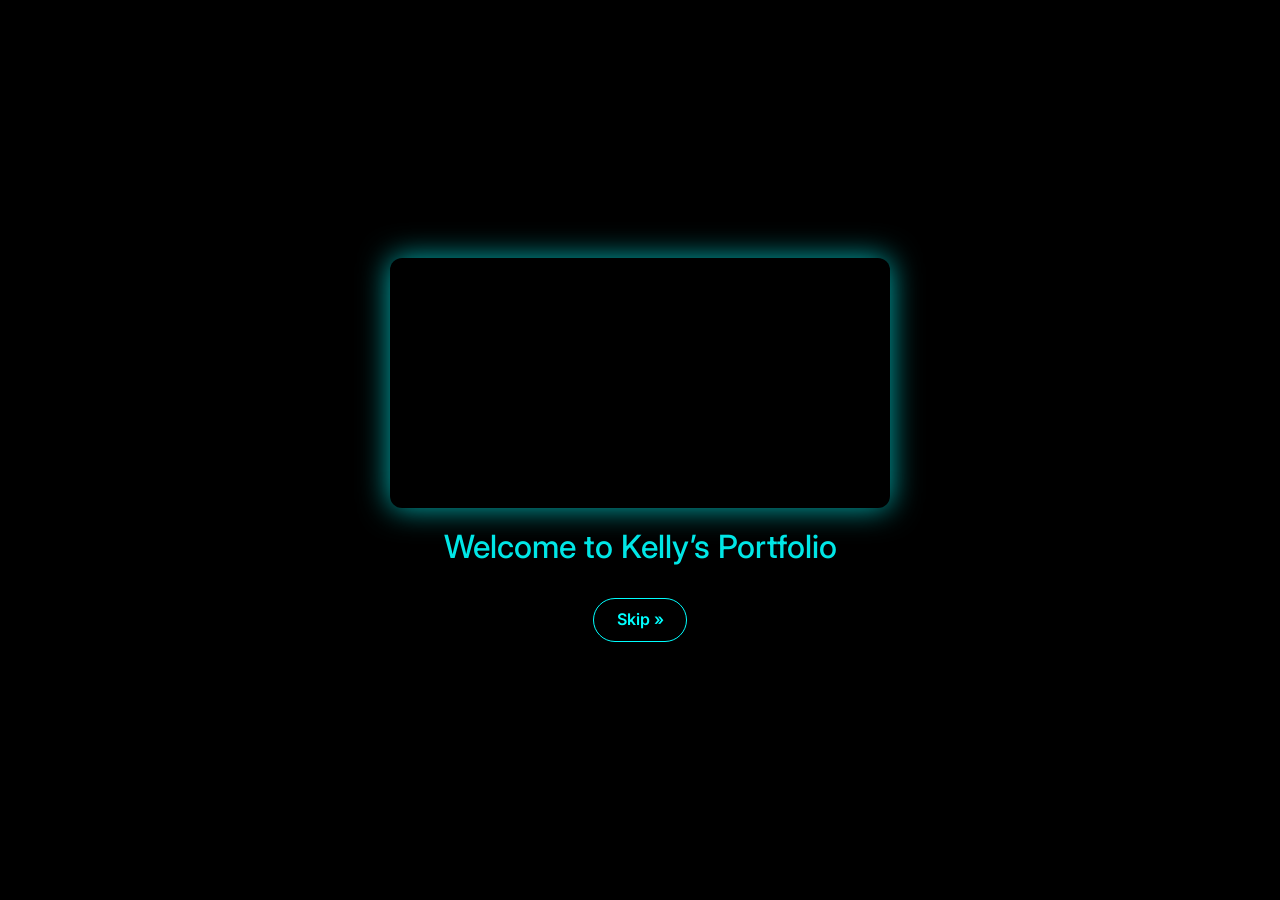
<file: index.html>
<!DOCTYPE html>
<html lang="en">

<head>
    <meta charset="UTF-8" />
    <meta name="viewport" content="width=device-width, initial-scale=1.0" />
    <title>Kevin Kelly - Portfolio Home</title>

    <!-- Bootstrap CSS -->
    <link href="https://cdn.jsdelivr.net/npm/bootstrap@5.3.3/dist/css/bootstrap.min.css" rel="stylesheet">

    <!-- Font Awesome -->
    <link rel="stylesheet" href="https://cdnjs.cloudflare.com/ajax/libs/font-awesome/6.7.2/css/all.min.css" />

    <!-- External CSS -->
    <link rel="stylesheet" href="style.css" />
    <!-- Favicon: uses the profile photo as a fallback (no .ico file in the repo) -->
    <link rel="icon" type="image/jpeg" href="images/kelly.jpg">
</head>

<body>

    <!-- Scroll Progress Bar -->
    <div id="scroll-progress"></div>

    <!-- Ambient Particles & Cursor Glow -->
    <canvas id="bg-particles" aria-hidden="true"></canvas>
    <div id="cursor-glow" aria-hidden="true"></div>

    <!-- Header -->
    <header class="header">
  <nav class="navbar navbar-expand-md navbar-dark bg-dark sticky-top">
    <div class="container-fluid">

        <div class="d-flex w-100 justify-content-between align-items-center">
            <div class="navbar-logo">WELCOME TO MY PROFILE</div>

            <button class="navbar-toggler" type="button"
                data-bs-toggle="collapse"
                data-bs-target="#navbarMenu"
                aria-controls="navbarMenu"
                aria-expanded="false"
                aria-label="Toggle navigation">
                <span class="navbar-toggler-icon"></span>
            </button>
        </div>

        <div class="collapse navbar-collapse justify-content-center" id="navbarMenu">
            <ul class="navbar-links navbar-nav mb-2 mb-md-0">
                <li class="nav-item"><a class="nav-link" href="index.html">Home</a></li>
                <li class="nav-item"><a class="nav-link" href="#about">About</a></li>
                <li class="nav-item"><a class="nav-link" href="#service">Services</a></li>
                <li class="nav-item"><a class="nav-link" href="#contact">Contact</a></li>
                <li class="nav-item"><a class="nav-link" href="#projects">Projects</a></li>
            </ul>
        </div>

    </div>
</nav>
    </header>

    <!-- Loading Screen -->
    <div id="loading-screen">
        <video class="rocket-video" autoplay muted playsinline>
            <source src="videos/rocket.mp4" type="video/mp4">
        </video>
        <h2>Welcome to Kelly’s Portfolio</h2>
        <!-- Lets impatient visitors skip the rocket intro immediately -->
        <button id="skip-loading" class="skip-btn">Skip »</button>
    </div>

    <!-- Main Content -->
    <div id="main-content">

        <!-- Profile Section -->
        <section class="profile-section">
            <div class="container">
                <div class="ring">
                    <div class="center-image">
                        <img src="./images/kelly.jpg" alt="Kevin Kelly"
                            onerror="this.onerror=null;this.src='https://placehold.co/150x150/0f172a/0ff?text=K.K';">
                    </div>
                   <!-- Icon positions are computed by JS (evenly spaced circle, radius adapts
     to the ring's current size). The title attributes give hover tooltips. -->
<div class="tech-icons-wrapper">
    <div class="tech" title="JavaScript"><i class="fa-brands fa-js"></i></div>
    <div class="tech" title="Python"><i class="fa-brands fa-python"></i></div>
    <div class="tech" title="React"><i class="fa-brands fa-react"></i></div>
    <div class="tech" title="CSS3"><i class="fa-brands fa-css3-alt"></i></div>
    <div class="tech" title="HTML5"><i class="fa-brands fa-html5"></i></div>
    <div class="tech" title="GitHub"><i class="fa-brands fa-github"></i></div>
    <div class="tech" title="CCTV & Video"><i class="fa-solid fa-video"></i></div>
    <div class="tech" title="Bootstrap"><i class="fa-brands fa-bootstrap"></i></div>
    <div class="tech" title="Coding"><i class="fa-solid fa-code"></i></div>
</div>
                </div>
            </div>
            <div class="me-profile">
<!-- Filled in by JS based on the visitor's local time (morning/afternoon/evening) -->
                <p class="greeting" id="greeting"></p>
                <h1>Kevin Kelly</h1>
                <!-- The tagline text is typed out by JS; each span holds one
                     line and each .type-cursor span is its blinking caret -->
                <h2 class="tagline"><span id="typed-1"></span><span class="type-cursor" id="caret-1"></span><br><span id="typed-2"></span><span class="type-cursor" id="caret-2"></span></h2>
                <p>Hello, I'm <strong>Kevin Kelly</strong> — a dedicated student passionate about
                    <strong>Software development</strong> and <strong>CCTV installation</strong>. This portfolio showcases my <strong>UX/UI</strong>
                    skills and creativity.</p>
            </div>
        </section>

        <!-- Hobbies Section -->
        <section class="main-content" id="about">
            <h2>My Hobbies</h2>
            <ul>
                <li>Coding and Programming</li>
                <li>Web Development</li>
                <li>Artificial Intelligence</li>
                <li>Open Source Projects</li>
                <li>Community Building</li>
                <li>Technical Writing</li>
                <li>Learning New Technologies</li>
                <li>Participating in Hackathons</li>
            </ul>
        </section>

        <!-- Services Section -->
        <section class="main-content" id="service">
            <h2>My Skills & Services</h2>
            <ul>
                <li>Web Development</li>
                <li>Open Source Contributions</li>
                <li>Technical Writing</li>
                <li>Consultation on Technology Projects</li>
                <li>Project Management</li>
                <li>Custom Software Development</li>
                <li>CCTV Installation</li>
            </ul>
        </section>

        <!-- Projects Section -->
        <section class="main-content" id="projects">
            <h2>My Projects</h2>
            <ul class="project-list">
                <li>
                    <h3>Portfolio Website</h3>
                    <a href="https://danny-portfolio-steel.vercel.app/" class="project-link" target="_blank">View Project</a>
                </li>
                <li>
                    <h3>Seatech Cable Ltd</h3>
                    <a href="https://seatech.vercel.app/index.html" class="project-link" target="_blank">View Project</a>
                </li>
                 <li>
                    <h3>Kellytech</h3>
                    <a href="https://kellytech.vercel.app/index.html" class="project-link" target="_blank">View Project</a>
                </li>
            </ul>
        </section>

        <!-- Contact Section -->
      <section class="main-content" id="contact">
    <h2>📞 Contact Me</h2>

    <ul class="contact-list">
        <li>
            <a href="https://www.facebook.com/share/14JFNyBCnfv/" target="_blank">
                <i class="fa-brands fa-facebook"></i> Facebook
            </a>
        </li>

        <li>
            <a href="https://www.instagram.com/one_like_kelly" target="_blank">
                <i class="fa-brands fa-instagram"></i> Instagram
            </a>
        </li>

        <li>
            <a href="https://wa.me/254714199985" target="_blank">
                <i class="fa-brands fa-whatsapp"></i> WhatsApp
            </a>
        </li>

        <li>
            <a href="https://github.com/kevinkelly0456" target="_blank">
                <i class="fa-brands fa-github"></i> GitHub
            </a>
        </li>

        <li>
            <a href="tel:+254714199985">
                <i class="fa-solid fa-phone"></i> Call Me
            </a>
        </li>

        <li>
            <a href="sms:+254714199985?body=Hello Kevin, I saw your portfolio.">
                <i class="fa-solid fa-message"></i> Send SMS
            </a>
        </li>

   <li>
        <a href="mailto:kevinkellyk194@gmail.com?subject=Portfolio%20Inquiry&body=Hello%20Kevin,%20I%20visited%20your%20portfolio%20and%20would%20like%20to%20connect." >
            <i class="fa-solid fa-envelope"></i> Gmail
        </a>
    </li>

    </ul>
</section>

        <!-- CV Button -->
        <section>
            <a href="cv.html" class="btn-cv" target="_blank">View My CV</a>
        </section>

</div> <!-- closes #main-content -->

<footer class="bg-dark text-light pt-5 pb-3 mt-5 border-top border-secondary">
    <div class="container text-center">

        <!-- Short Tagline -->
        <h5 class="mb-2">Kevin Kelly</h5>
        <p class="text-secondary small">
            Front-End Developer & CCTV Technician building secure and modern digital solutions.
        </p>

        <!-- Quick Links -->
        <div class="mb-3">
            <a href="#about" class="text-info text-decoration-none me-3">About</a>
            <a href="#service" class="text-info text-decoration-none me-3">Services</a>
            <a href="#projects" class="text-info text-decoration-none me-3">Projects</a>
            <a href="#contact" class="text-info text-decoration-none">Contact</a>
        </div>

        <!-- Contact Info -->
        <p class="small mb-2">
            📧 <a href="mailto:kevinkellyk194@gmail.com" class="text-info text-decoration-none">
                kevinkellyk194@gmail.com
            </a>
            &nbsp; | &nbsp;
            📞 <a href="tel:+254714199985" class="text-info text-decoration-none">
                +254 714 199 985
            </a>
        </p>

        <!-- Social Icons -->
        <div class="d-flex flex-wrap justify-content-center gap-3 mb-3">

            <a href="https://www.facebook.com/share/14JFNyBCnfv/" target="_blank" class="text-info fs-4">
                <i class="fa-brands fa-facebook"></i>
            </a>

            <a href="https://www.instagram.com/one_like_kelly" target="_blank" class="text-info fs-4">
                <i class="fa-brands fa-instagram"></i>
            </a>

            <a href="https://wa.me/254714199985" target="_blank" class="text-info fs-4">
                <i class="fa-brands fa-whatsapp"></i>
            </a>

            <a href="https://github.com/kevinkelly0456" target="_blank" class="text-info fs-4">
                <i class="fa-brands fa-github"></i>
            </a>

            <a href="https://www.linkedin.com/in/kevin-kelly-14465a2b0" target="_blank" class="text-info fs-4">
                <i class="fa-brands fa-linkedin"></i>
            </a>

        </div>

        <!-- Tech Credit -->
        <p class="small text-secondary">
            Built with HTML, CSS, Bootstrap & JavaScript
        </p>

        <!-- Copyright -->
        <p class="small text-secondary mb-0">
            &copy; <span id="year">2025</span> Kevin Kelly. All rights reserved.
        </p>

    </div>
</footer>

    <!-- Theme Switcher -->
    <div id="theme-panel" role="group" aria-label="Choose color theme">
        <button class="theme-dot active" data-theme="" style="--dot:#0ff" title="Cyan (default)" aria-label="Cyan theme"></button>
        <button class="theme-dot" data-theme="violet" style="--dot:#c084fc" title="Violet" aria-label="Violet theme"></button>
        <button class="theme-dot" data-theme="emerald" style="--dot:#4ade80" title="Emerald" aria-label="Emerald theme"></button>
        <button class="theme-dot" data-theme="sunset" style="--dot:#fbbf24" title="Sunset" aria-label="Sunset theme"></button>
        <button class="theme-dot" data-theme="rose" style="--dot:#fb7185" title="Rose" aria-label="Rose theme"></button>
    </div>

    <!-- Back To Top Button -->
    <button id="back-to-top" aria-label="Back to top" title="Back to top">
        <i class="fa-solid fa-arrow-up"></i>
    </button>

    <!-- Bootstrap JS -->
    <!-- Bootstrap JS: enables the mobile navbar collapse toggle -->
    <script src="https://cdn.jsdelivr.net/npm/bootstrap@5.3.3/dist/js/bootstrap.bundle.min.js"></script>

    <!-- Portfolio Script -->
    <script>
        document.addEventListener('DOMContentLoaded', () => {
            /* True when the visitor asked their OS to reduce animations.
               Every effect below checks this flag before it runs. */
            const reduceMotion = window.matchMedia('(prefers-reduced-motion: reduce)').matches;

            /* ---------- Footer Year ---------- */
            const yearEl = document.getElementById('year');
            if (yearEl) yearEl.textContent = new Date().getFullYear();

            /* ---------- Tech Icon Ring (responsive placement) ---------- */
            const ring = document.querySelector('.ring');
            const techIcons = document.querySelectorAll('.tech');
            /* Evenly distributes the .tech icons around the ring using
               trigonometry: angle = (index / total) × 2π, rotated -90° so
               the first icon starts at the top. Recomputed on resize (and
               via ResizeObserver) so the radius always matches the ring's
               current size — no fixed pixel values. */
            const placeIcons = () => {
                if (!ring || !techIcons.length) return;
                const iconSize = techIcons[0].offsetWidth || 55;
                const radius = ring.offsetWidth / 2 - iconSize / 2 - 4;
                if (radius <= 0) return; // ring hidden (still loading)
                techIcons.forEach((icon, index) => {
                    const angle = (index / techIcons.length) * 2 * Math.PI - Math.PI / 2;
                    icon.style.left = `calc(50% + ${radius * Math.cos(angle)}px)`;
                    icon.style.top = `calc(50% + ${radius * Math.sin(angle)}px)`;
                });
            };
            placeIcons();
            window.addEventListener('resize', placeIcons);
            if (window.ResizeObserver && ring) new ResizeObserver(placeIcons).observe(ring);

            /* ---------- Loading Screen ---------- */
            const loading = document.getElementById('loading-screen');
            const main = document.getElementById('main-content');
            const skipBtn = document.getElementById('skip-loading');
            let dismissed = false;
            document.body.style.overflow = 'hidden'; // no scrolling behind the loader

            /* Fades the loader out, reveals #main-content (it starts as
               display:none in CSS), re-measures the ring, then removes
               the loader element from the DOM entirely. */
            const hideLoader = () => {
                if (dismissed) return;
                dismissed = true;
                document.body.style.overflow = '';
                loading.style.opacity = 0;
                main.style.display = 'block';
                requestAnimationFrame(() => main.classList.add('visible'));
                setTimeout(() => loading.remove(), 800);
                placeIcons(); // ring is measurable now that content is visible
            };

            if (skipBtn) skipBtn.addEventListener('click', hideLoader);
            window.addEventListener('load', () => setTimeout(hideLoader, 2200));

            /* ---------- Typing Effect ---------- */
            /* Types "text" into the element #id one character at a time
               (70ms per character), then calls the done() callback so the
               next line can start. */
            const typeLine = (id, text, done) => {
                const el = document.getElementById(id);
                if (!el) { if (done) done(); return; }
                let i = 0;
                const tick = () => {
                    el.textContent = text.slice(0, ++i);
                    if (i < text.length) setTimeout(tick, 70);
                    else if (done) done();
                };
                tick();
            };

            const startTyping = () => {
                const c1 = document.getElementById('caret-1');
                const c2 = document.getElementById('caret-2');
                if (reduceMotion) {
                    const t1 = document.getElementById('typed-1');
                    const t2 = document.getElementById('typed-2');
                    if (t1) t1.textContent = 'Front-End Developer &';
                    if (t2) t2.textContent = 'CCTV Technician';
                    if (c1) c1.classList.add('done');
                    if (c2) c2.classList.add('done');
                    return;
                }
                if (c1) c1.classList.add('on');
                typeLine('typed-1', 'Front-End Developer &', () => {
                    if (c1) c1.classList.add('done');
                    if (c2) c2.classList.add('on');
                    typeLine('typed-2', 'CCTV Technician', null);
                });
            };
            setTimeout(startTyping, 500);

            /* ---------- Scroll: progress bar, back-to-top, scrollspy ---------- */
            const bar = document.getElementById('scroll-progress');

            const topBtn = document.getElementById('back-to-top');
            const navLinks = Array.from(document.querySelectorAll('.navbar-nav .nav-link'));
            const sections = ['about', 'service', 'projects', 'contact']
                .map(id => document.getElementById(id))
                .filter(Boolean);

            const setActiveLink = () => {
                const pos = window.scrollY + 150;
                let currentId = '';
                sections.forEach(s => { if (s.offsetTop <= pos) currentId = s.id; });
                navLinks.forEach(link => {
                    link.classList.toggle('active', link.getAttribute('href') === `#${currentId}`);
                });
            };

            /* Runs on every scroll event (passive listener, so it never
               blocks scrolling): updates the progress bar width, shows or
               hides the back-to-top button, and refreshes the scrollspy. */
            const onScroll = () => {
                const doc = document.documentElement;
                const max = doc.scrollHeight - window.innerHeight;
                if (bar) bar.style.width = (max > 0 ? (window.scrollY / max) * 100 : 0) + '%';
                if (topBtn) topBtn.classList.toggle('show', window.scrollY > 400);
                setActiveLink();
            };

            window.addEventListener('scroll', onScroll, { passive: true });
            onScroll();

            if (topBtn) {
                topBtn.addEventListener('click', () =>
                    window.scrollTo({ top: 0, behavior: reduceMotion ? 'auto' : 'smooth' })
                );
            }

            /* ---------- Reveal On Scroll ---------- */
            /* Elements get the .reveal class (hidden state), then an
               IntersectionObserver adds .revealed the first time each one
               enters the viewport; it stops watching afterwards. */
            const revealTargets = [
                ...document.querySelectorAll('.main-content, .me-profile')
            ];
            const cvBtn = document.querySelector('.btn-cv');
            if (cvBtn && cvBtn.parentElement && !revealTargets.includes(cvBtn.parentElement)) {
                revealTargets.push(cvBtn.parentElement);
            }
            if ('IntersectionObserver' in window && !reduceMotion) {
                const io = new IntersectionObserver((entries) => {
                    entries.forEach(entry => {
                        if (entry.isIntersecting) {
                            entry.target.classList.add('revealed');
                            io.unobserve(entry.target);
                        }
                    });
                }, { threshold: 0.1 });
                revealTargets.forEach(el => { el.classList.add('reveal'); io.observe(el); });
            }

            /* ---------- Dynamic Theme Switcher ---------- */
            const particleState = {
                rgb: getComputedStyle(document.documentElement).getPropertyValue('--accent-rgb').trim()
            };
            const themeDots = document.querySelectorAll('.theme-dot');

            const applyTheme = (name, save) => {
                if (name) document.documentElement.dataset.theme = name;
                else document.documentElement.removeAttribute('data-theme');
                particleState.rgb = getComputedStyle(document.documentElement)
                    .getPropertyValue('--accent-rgb').trim();
                themeDots.forEach(d => d.classList.toggle('active', d.dataset.theme === (name || '')));
                if (save) {
                    try { localStorage.setItem('kk-theme', name || ''); } catch (err) { /* private mode */ }
                }
            };

            themeDots.forEach(dot => dot.addEventListener('click', () => applyTheme(dot.dataset.theme, true)));

            try {
                const savedTheme = localStorage.getItem('kk-theme');
                if (savedTheme) applyTheme(savedTheme, false);
            } catch (err) { /* storage unavailable */ }

            /* ---------- Time-based Greeting ---------- */
            const greetingEl = document.getElementById('greeting');
            if (greetingEl) {
                const hr = new Date().getHours();
                const greet = hr < 12 ? 'Good morning' : hr < 18 ? 'Good afternoon' : 'Good evening';
                greetingEl.textContent = greet + ' — welcome to my portfolio';
            }

            /* ---------- Ambient Particle Background ---------- */
            const canvas = document.getElementById('bg-particles');
            const glow = document.getElementById('cursor-glow');

            if (canvas && !reduceMotion) {
                const ctx = canvas.getContext('2d');
                let W = 0, H = 0, parts = [], animId = null;

                /* ~1 particle per 20,000px² of screen area, capped at 90
                   so big monitors stay smooth. */
                const initParts = () => {
                    const n = Math.min(Math.round((W * H) / 20000), 90);
                    parts = Array.from({ length: n }, () => ({
                        x: Math.random() * W,
                        y: Math.random() * H,
                        vx: (Math.random() - 0.5) * 0.3,
                        vy: (Math.random() - 0.5) * 0.3,
                        r: 0.8 + Math.random() * 1.8,
                        tw: Math.random() * Math.PI * 2
                    }));
                };

                const resize = () => {
                    W = canvas.width = window.innerWidth;
                    H = canvas.height = window.innerHeight;
                    initParts();
                };

                /* One animation frame: drift each particle, wrap it around
                   the screen edges, then redraw it with a per-particle
                   twinkle (sine-wave opacity). Color comes from the active
                   theme via particleState.rgb, so it updates on theme switch. */
                const draw = () => {
                    ctx.clearRect(0, 0, W, H);
                    ctx.fillStyle = `rgba(${particleState.rgb}, 0.9)`;
                    parts.forEach(p => {
                        p.x += p.vx;
                        p.y += p.vy;
                        p.tw += 0.02;
                        if (p.x < -10) p.x = W + 10; else if (p.x > W + 10) p.x = -10;
                        if (p.y < -10) p.y = H + 10; else if (p.y > H + 10) p.y = -10;
                        ctx.globalAlpha = 0.2 + 0.3 * (0.5 + 0.5 * Math.sin(p.tw));
                        ctx.beginPath();
                        ctx.arc(p.x, p.y, p.r, 0, Math.PI * 2);
                        ctx.fill();
                    });
                    ctx.globalAlpha = 1;
                    animId = requestAnimationFrame(draw);
                };

                resize();
                window.addEventListener('resize', resize);
                draw();

                /* Pause when tab is hidden (saves battery/CPU) */
                document.addEventListener('visibilitychange', () => {
                    if (document.hidden) {
                        cancelAnimationFrame(animId);
                        animId = null;
                    } else if (!animId) {
                        draw();
                    }
                });
            }

            /* ---------- Cursor Glow ---------- */
            if (glow && window.matchMedia('(pointer: fine)').matches && !reduceMotion) {
                window.addEventListener('mousemove', (e) => {
                    glow.style.opacity = 1;
                    glow.style.transform = `translate(${e.clientX}px, ${e.clientY}px) translate(-50%, -50%)`;
                }, { passive: true });
            }

            /* ---------- Click Ripple ---------- */
            if (!reduceMotion) {
                document.addEventListener('pointerdown', (e) => {
                    const r = document.createElement('span');
                    r.className = 'click-ripple';
                    r.style.left = e.clientX + 'px';
                    r.style.top = e.clientY + 'px';
                    document.body.appendChild(r);
                    setTimeout(() => r.remove(), 600);
                });
            }

            /* ---------- 3D Card Tilt ---------- */
            if (window.matchMedia('(pointer: fine)').matches && !reduceMotion) {
                document.querySelectorAll('.main-content ul li').forEach(card => {
                    card.addEventListener('mousemove', (e) => {
                        const b = card.getBoundingClientRect();
                        const rx = ((e.clientY - b.top) / b.height - 0.5) * -8;
                        const ry = ((e.clientX - b.left) / b.width - 0.5) * 8;
                        card.style.transform =
                            `perspective(700px) rotateX(${rx.toFixed(2)}deg) rotateY(${ry.toFixed(2)}deg) translateY(-6px)`;
                    });
                    card.addEventListener('mouseleave', () => { card.style.transform = ''; });
                });
            }
        });
    </script>

</body>
</html>
</file>
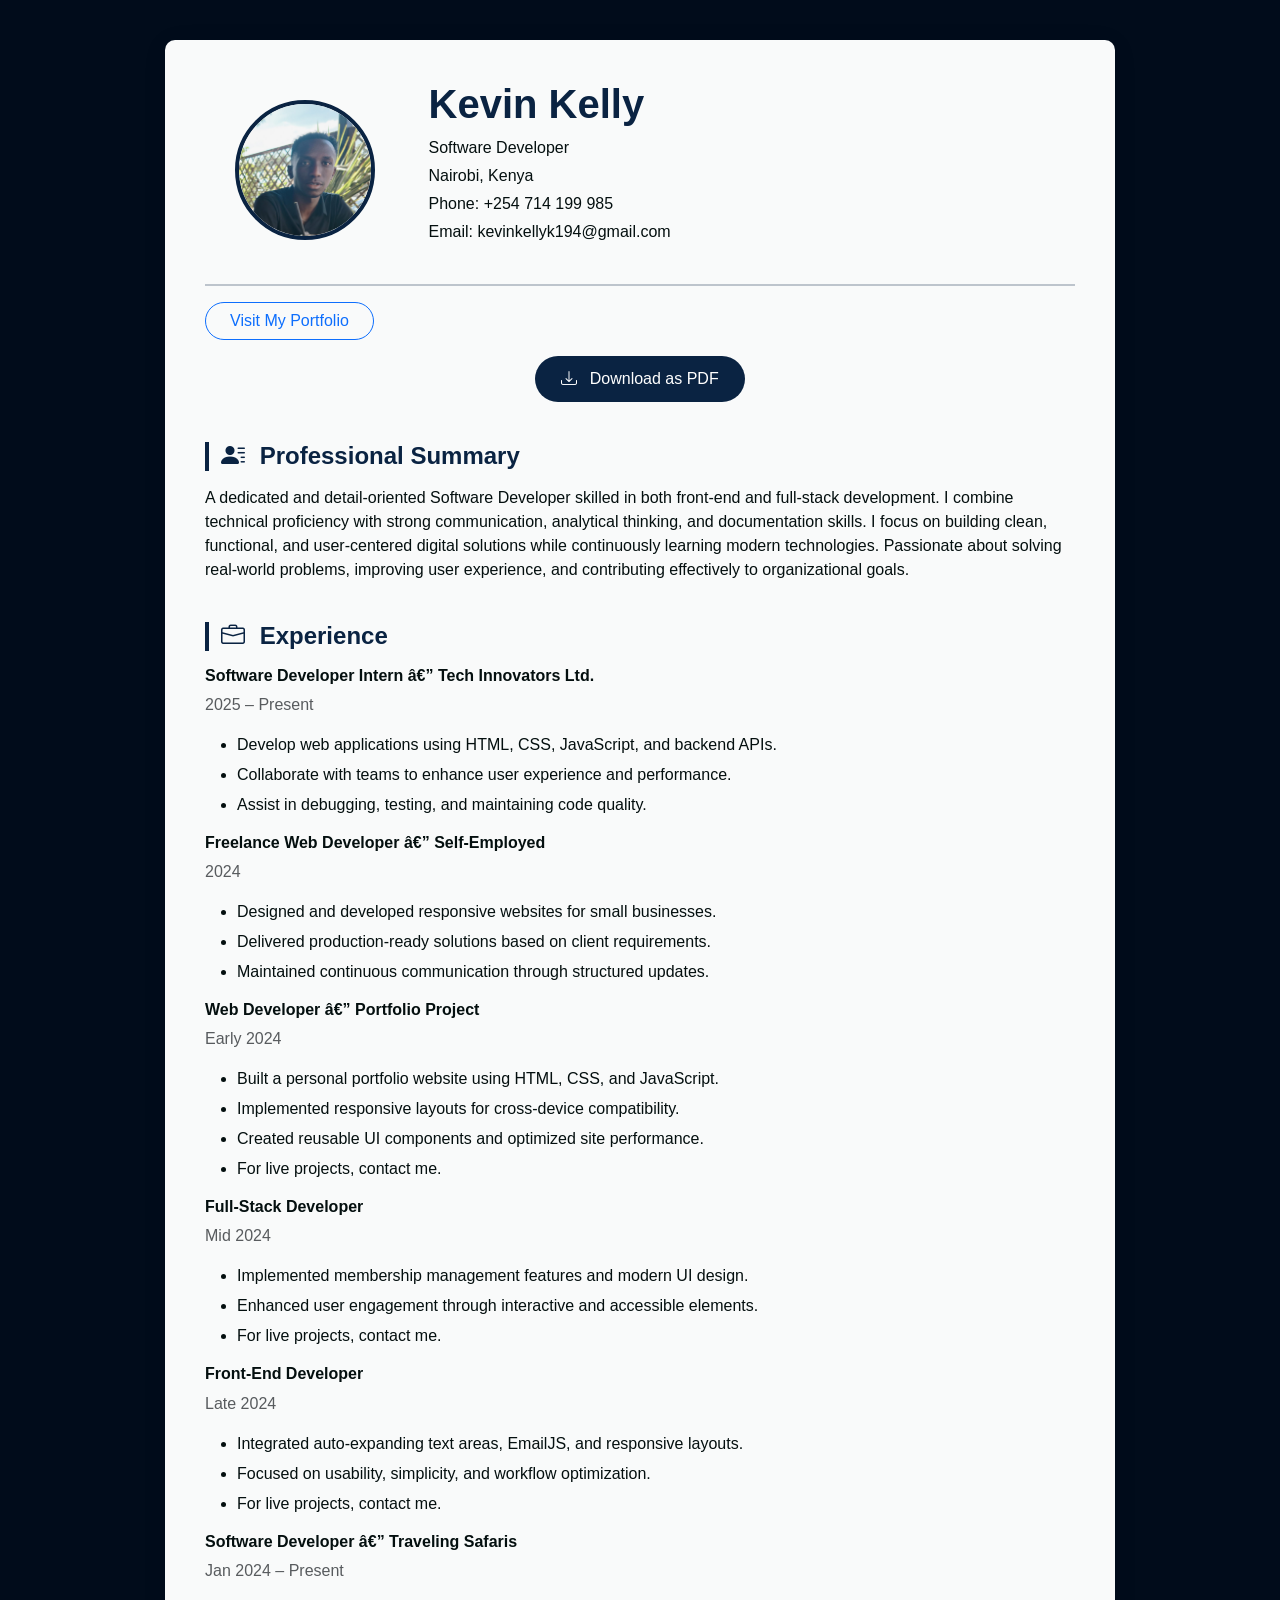
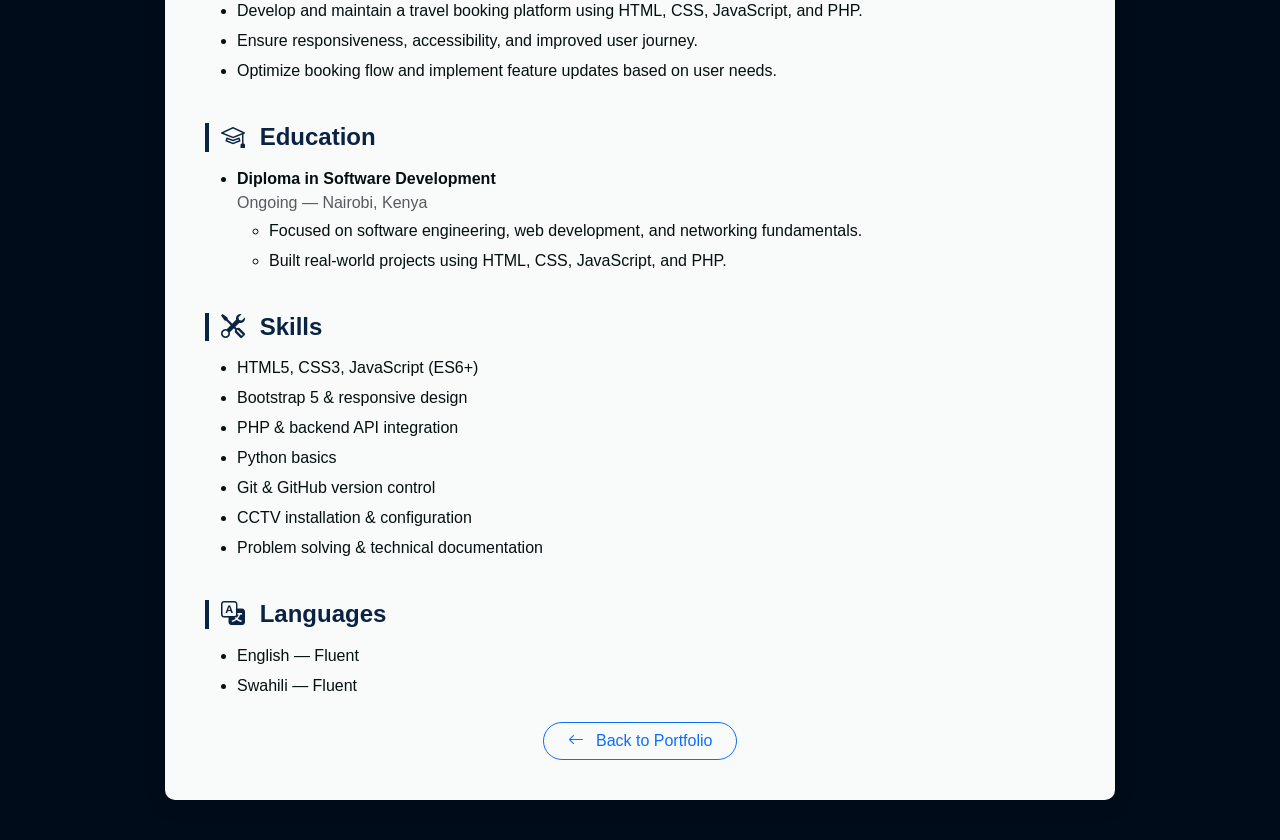
<file: cv.html>
﻿<!DOCTYPE html>
<html lang="en">
  <head>
    <meta charset="UTF-8" />
    <meta name="viewport" content="width=device-width, initial-scale=1" />
    <title>Kevin Kelly - Resume</title>

    <!-- Bootstrap -->
    <link
      href="https://cdn.jsdelivr.net/npm/bootstrap@5.3.0/dist/css/bootstrap.min.css"
      rel="stylesheet"
    />

    <!-- Bootstrap Icons -->
    <link
      rel="stylesheet"
      href="https://cdn.jsdelivr.net/npm/bootstrap-icons@1.11.1/font/bootstrap-icons.css"
    />

<!-- Inline styles: resume layout + print rules (used by the "Download as PDF" button) -->
    <style>
      body {
        background: #010c1b;
        font-family: "Inter", Arial, sans-serif;
        color: rgb(4, 15, 15);
      }

      .resume-container {
        max-width: 950px;
        margin: 40px auto;
        background: #f9fafa;
        padding: 40px;
        box-shadow: 0px 4px 25px rgba(0, 0, 0, 0.08);
        border-radius: 10px;
      }

      h1,
      h2,
      h3,
      h4 {
        color: #0a2342;
        font-weight: 700;
      }

      .section-title {
        border-left: 4px solid #0a2342;
        padding-left: 12px;
        margin-top: 40px;
        margin-bottom: 15px;
      }

      .download-btn {
        background: #0a2342;
        color: #fff;
        border-radius: 30px;
        padding: 10px 25px;
      }

      .profile-img {
        width: 140px;
        height: 140px;
        object-fit: cover;
        border-radius: 50%;
        border: 4px solid #0a2342;
      }

      ul li {
        margin-bottom: 6px;
      }

      @media print {
        .no-print {
          display: none !important;
        }
        body {
          background: #ffffff;
        }
      }
    </style>
  </head>

  <body>
    <div class="resume-container">
      <!-- Header -->
      <div class="row align-items-center mb-4">
        <div class="col-md-3 text-center">
          <img src="images/kelly.jpg" alt="Kevin Kelly" class="profile-img" />
        </div>
        <div class="col-md-9 text-center text-md-start">
          <h1 class="fw-bold">Kevin Kelly</h1>
          <p class="mb-1">Software Developer</p>
          <p class="mb-1">Nairobi, Kenya</p>
          <!-- Contact details kept as plain text so they print correctly -->
          <p class="mb-1">Phone: +254 714 199 985</p>
          <p>Email: kevinkellyk194@gmail.com</p>
        </div>
      </div>

      <hr style="border-top: 2px solid #0a2342" />

      <!-- Portfolio -->
      <!-- Relative link: works locally AND on any deployed host/domain -->
 <p>
  <a
    href="index.html"
    target="_blank"
    class="btn btn-outline-primary rounded-pill px-4 glow-btn"
  >
    Visit My Portfolio
  </a>
</p> 


      <!-- Download -->
      <!-- window.print() opens the print dialog → "Save as PDF";
           the .no-print class hides this row on the printed page -->
      <div class="text-center no-print mb-4">
        <button class="btn download-btn" onclick="window.print()">
          <i class="bi bi-download me-2"></i> Download as PDF
        </button>
      </div>

      <!-- Professional Summary -->
      <h4 class="section-title">
        <i class="bi bi-person-lines-fill me-2"></i> Professional Summary
      </h4>
      <p>
        A dedicated and detail-oriented Software Developer skilled in both
        front-end and full-stack development. I combine technical proficiency
        with strong communication, analytical thinking, and documentation skills.
        I focus on building clean, functional, and user-centered digital
        solutions while continuously learning modern technologies. Passionate
        about solving real-world problems, improving user experience, and
        contributing effectively to organizational goals.
      </p>

      <!-- Experience -->
      <!-- Work history — newest role first -->
      <h4 class="section-title">
        <i class="bi bi-briefcase me-2"></i> Experience
      </h4>

      <div class="mb-3">
        <h6 class="fw-bold">Software Developer Intern â€” Tech Innovators Ltd.</h6>
        <p class="text-muted">2025 – Present</p>
        <ul>
          <li>Develop web applications using HTML, CSS, JavaScript, and backend APIs.</li>
          <li>Collaborate with teams to enhance user experience and performance.</li>
          <li>Assist in debugging, testing, and maintaining code quality.</li>
        </ul>
      </div>

      <div class="mb-3">
        <h6 class="fw-bold">Freelance Web Developer â€” Self-Employed</h6>
        <p class="text-muted">2024</p>
        <ul>
          <li>Designed and developed responsive websites for small businesses.</li>
          <li>Delivered production-ready solutions based on client requirements.</li>
          <li>Maintained continuous communication through structured updates.</li>
        </ul>
      </div>

      <div class="mb-3">
        <h6 class="fw-bold">Web Developer â€” Portfolio Project</h6>
        <p class="text-muted">Early 2024</p>
        <ul>
          <li>Built a personal portfolio website using HTML, CSS, and JavaScript.</li>
          <li>Implemented responsive layouts for cross-device compatibility.</li>
          <li>Created reusable UI components and optimized site performance.</li>
          <li>For live projects, contact me.</li>
        </ul>
      </div>

      <div class="mb-3">
        <h6 class="fw-bold">Full-Stack Developer</h6>
        <p class="text-muted">Mid 2024</p>
        <ul>
          <li>Implemented membership management features and modern UI design.</li>
          <li>Enhanced user engagement through interactive and accessible elements.</li>
          <li>For live projects, contact me.</li>
        </ul>
      </div>

      <div class="mb-3">
        <h6 class="fw-bold">Front-End Developer</h6>
        <p class="text-muted">Late 2024</p>
        <ul>
          <li>Integrated auto-expanding text areas, EmailJS, and responsive layouts.</li>
          <li>Focused on usability, simplicity, and workflow optimization.</li>
          <li>For live projects, contact me.</li>
        </ul>
      </div>

      <div class="mb-3">
        <h6 class="fw-bold">Software Developer â€” Traveling Safaris</h6>
        <p class="text-muted">Jan 2024 – Present</p>
        <ul>
          <li>Develop and maintain a travel booking platform using HTML, CSS, JavaScript, and PHP.</li>
          <li>Ensure responsiveness, accessibility, and improved user journey.</li>
          <li>Optimize booking flow and implement feature updates based on user needs.</li>
        </ul>
      </div>

      <!-- Education -->
      <h4 class="section-title">
        <i class="bi bi-mortarboard me-2"></i> Education
      </h4>
      <ul>
        <li>
          <strong>Diploma in Software Development</strong>
          <p class="text-muted mb-1">Ongoing &mdash; Nairobi, Kenya</p>
          <ul>
            <li>Focused on software engineering, web development, and networking fundamentals.</li>
            <li>Built real-world projects using HTML, CSS, JavaScript, and PHP.</li>
          </ul>
        </li>
      </ul>

      <!-- Skills -->
      <h4 class="section-title">
        <i class="bi bi-tools me-2"></i> Skills
      </h4>
      <ul>
        <li>HTML5, CSS3, JavaScript (ES6+)</li>
        <li>Bootstrap 5 &amp; responsive design</li>
        <li>PHP &amp; backend API integration</li>
        <li>Python basics</li>
        <li>Git &amp; GitHub version control</li>
        <li>CCTV installation &amp; configuration</li>
        <li>Problem solving &amp; technical documentation</li>
      </ul>

      <!-- Languages -->
      <h4 class="section-title">
        <i class="bi bi-translate me-2"></i> Languages
      </h4>
      <ul>
        <li>English &mdash; Fluent</li>
        <li>Swahili &mdash; Fluent</li>
      </ul>

      <!-- Back to Portfolio -->
      <div class="text-center no-print mt-4">
        <a href="index.html" class="btn btn-outline-primary rounded-pill px-4">
          <i class="bi bi-arrow-left me-2"></i> Back to Portfolio
        </a>
      </div>
    </div>

    <!-- Bootstrap JS -->
    <script src="https://cdn.jsdelivr.net/npm/bootstrap@5.3.0/dist/js/bootstrap.bundle.min.js"></script>
  </body>
</html>
</file>
<file: style.css>
@import url('https://fonts.googleapis.com/css2?family=Inter:wght@300;400;600;700&display=swap');

/* ================= DYNAMIC THEME VARIABLES ================= */

:root {
    --accent: #0ff;              /* cyan (default theme) */
    --accent-bright: #00e6e6;
    --accent-soft: #a0f0ff;
    --accent-rgb: 0, 255, 255;
    /* HOW THEMING WORKS:
       Every accent color in this file references the 4 variables above,
       so changing them here re-colors the entire site. Each [data-theme]
       block below simply overrides these variables; the JS theme switcher
       sets data-theme on <html> and remembers the choice in localStorage. */
}

/* Violet — purple neon accents */
[data-theme="violet"] {
    --accent: #c084fc;
    --accent-bright: #a855f7;
    --accent-soft: #e9d5ff;
    --accent-rgb: 192, 132, 252;
}

/* Emerald — green neon accents */
[data-theme="emerald"] {
    --accent: #4ade80;
    --accent-bright: #22c55e;
    --accent-soft: #bbf7d0;
    --accent-rgb: 74, 222, 128;
}

/* Sunset — warm amber accents */
[data-theme="sunset"] {
    --accent: #fbbf24;
    --accent-bright: #f59e0b;
    --accent-soft: #fde68a;
    --accent-rgb: 251, 191, 36;
}

/* Rose — pink/red neon accents */
[data-theme="rose"] {
    --accent: #fb7185;
    --accent-bright: #f43f5e;
    --accent-soft: #fecdd3;
    --accent-rgb: 251, 113, 133;
}

html {
    scroll-behavior: smooth;
    scroll-padding-top: 80px;
}

* {
    margin: 0;
    padding: 0;
    box-sizing: border-box;
}

/* ================= SCROLL PROGRESS BAR ================= */

#scroll-progress {
    position: fixed;
    top: 0;
    left: 0;
    height: 3px;
    width: 0%;
    background: linear-gradient(90deg, var(--accent), var(--accent-bright));
    box-shadow: 0 0 10px var(--accent);
    z-index: 10001;
}

/* Dark navy → black "space" background, base typography and page layout */
body {
    background: radial-gradient(circle, #0f172a, #000);
    color: #ecf0f1;
    font-family: 'Inter', sans-serif;
    line-height: 1.6;
    min-height: 100vh;
    display: flex;
    flex-direction: column;
    overflow-x: hidden;
}

/* ================= NAVBAR ================= */

/* Big neon brand text on the left side of the navbar */
.navbar-logo {
    font-size: 1.8rem;
    font-weight: 700;
    color: var(--accent);
}

/* Mobile collapse fix */
@media (max-width: 767px) {
    .navbar-collapse {
        background-color: #212529;
        padding: 1rem;
        text-align: center;
    }
}

.navbar-nav .nav-link {
    position: relative;
    transition: color 0.3s ease;
}

.navbar-nav .nav-link:hover,
.navbar-nav .nav-link.active {
    color: var(--accent) !important;
    text-shadow: 0 0 8px rgba(var(--accent-rgb), 0.7);
}

/* ================= PROFILE SECTION ================= */

/* Hero area: the orbit ring + bio card, stacked and centered as a column */
.profile-section {
    padding: 3rem 1rem;
    display: flex;
    flex-direction: column;
    align-items: center;
    gap: 3rem;
}

/* Ring */
/* Orbiting ring — the whole element slowly rotates (see @keyframes
   rotateRing). The tech icons inside counter-rotate so they stay upright. */
.ring {
    position: relative;
    width: 280px;
    height: 280px;
    border-radius: 50%;
    border: 5px solid var(--accent);
    display: flex;
    justify-content: center;
    align-items: center;
    box-shadow: 0 0 30px rgba(var(--accent-rgb), 0.6);
    animation: rotateRing 60s linear infinite;
}

/* Center Image */
/* Circular profile photo at the center of the ring; the pulseGlow
   animation (bottom of file) makes its neon ring breathe in and out. */
.center-image {
    width: 150px;
    height: 150px;
    border-radius: 50%;
    overflow: hidden;
    border: 3px solid var(--accent);
    box-shadow: 0 0 20px rgba(var(--accent-rgb), 0.6);
    z-index: 2;
}

.center-image img {
    width: 100%;
    height: 100%;
    object-fit: cover;
}

/* Tech Icons Around Ring */
.tech-icons-wrapper {
    position: absolute;
    width: 100%;
    height: 100%;
    top: 0;
    left: 0;
}

/* NOTE: icon positions are set by JavaScript (responsive, supports any number
   of icons). Icons counter-rotate so they stay upright while the ring spins. */
.tech {
    position: absolute;
    width: 55px;
    height: 55px;
    background: #0d1b2a;
    border: 2px solid var(--accent);
    border-radius: 50%;
    color: var(--accent);
    display: flex;
    justify-content: center;
    align-items: center;
    box-shadow: 0 0 15px rgba(var(--accent-rgb), 0.4);
    font-size: 1.1rem;
    cursor: pointer;
    animation: counterRotate 60s linear infinite;
}

.tech i {
    transition: transform 0.3s ease;
}

.tech:hover {
    box-shadow: 0 0 25px var(--accent);
}

.tech:hover i {
    transform: scale(1.35);
}

@keyframes counterRotate {
    from { transform: translate(-50%, -50%) rotate(0deg); }
    to   { transform: translate(-50%, -50%) rotate(-360deg); }
}

/* ================= CONTENT SECTIONS ================= */

/* Gives the About / Services / Projects / Contact sections a centered,
   readable width on large screens (full width on mobile). */
.main-content {
    max-width: 900px;
    margin: 0 auto;
    padding: 2.5rem 1.5rem;
    width: 100%;
}

/* ================= CONTENT SECTIONS ================= */

/* ================= MAIN CONTENT (HOBBIES STYLE) ================= */

/* Neon uppercase section titles */
.main-content h2 {
    font-size: 2rem;
    font-weight: 700;
    margin-bottom: 2rem;
    text-transform: uppercase;
    letter-spacing: 2px;
    color: var(--accent);
}

.main-content ul {
    display: grid;
    grid-template-columns: repeat(auto-fit, minmax(220px, 1fr));
    gap: 1.2rem;
    padding: 0;
    list-style: none;
}

.main-content ul li {
    background: linear-gradient(145deg, #111827, #1f2937);
    padding: 1.2rem;
    border-radius: 12px;
    border: 1px solid rgba(var(--accent-rgb), 0.2);
    font-weight: 500;
    transition: all 0.3s ease;
    position: relative;
}

.main-content ul li:hover {
    transform: translateY(-6px);
    border-color: var(--accent);
    box-shadow: 0 0 20px rgba(var(--accent-rgb), 0.4);
}

/* ================= LOADING SCREEN ================= */

/* Covers the whole viewport while the rocket video plays.
   JS fades it out (opacity) and then removes it from the DOM. */
#loading-screen {
    position: fixed;
    inset: 0;
    background: black;
    display: flex;
    flex-direction: column;
    justify-content: center;
    align-items: center;
    color: var(--accent-bright);
    z-index: 9999;
    transition: opacity 0.8s ease;
}

.rocket-video {
    width: 500px;
    max-width: 90%;
    border-radius: 12px;
    box-shadow: 0 0 30px rgba(var(--accent-rgb), 0.7);
    margin-bottom: 20px;
}

/* ================= FOOTER ================= */

/* Footer links/icons gently zoom in on hover */
footer a {
    transition: 0.3s ease;
}

footer a:hover {
    transform: scale(1.2);
}

/* ================= ANIMATION ================= */

/* 60s continuous rotation driving the orbit effect */
@keyframes rotateRing {
    from { transform: rotate(0deg); }
    to { transform: rotate(360deg); }
}

/* ================= RESPONSIVE ================= */

@media (max-width: 768px) {
    .ring {
        width: 220px;
        height: 220px;
    }

    .center-image {
        width: 120px;
        height: 120px;
    }

    .tech {
        width: 40px;
        height: 40px;
        font-size: 0.9rem;
    }
}



/* ================= ME PROFILE ================= */
.me-profile {
    text-align: center;
    padding: 3rem 1rem;
    background: linear-gradient(to right, #0d1b2a, #1f2937); /* dark gradient */
    color: #f0f9ff; /* light text */
    border-radius: 12px;
    margin: 2rem auto;
    max-width: 800px;
    box-shadow: 0 8px 20px rgba(0, 0, 0, 0.4);
}

.me-profile h1 {
    font-size: 3rem;
    font-weight: 800;
    margin-bottom: 0.5rem;
    color: var(--accent-bright); /* neon cyan accent */
    text-shadow: 0 0 5px var(--accent), 0 0 5px var(--accent);
}

.me-profile .tagline {
    font-size: 1.5rem;
    font-weight: 500;
    margin-bottom: 1.5rem;
    color: var(--accent-soft);
    line-height: 1.3;
}

.me-profile p {
    font-size: 1.1rem;
    color: #e0f7ff;
    max-width: 700px;
    margin: 0 auto;
    line-height: 1.6;
}

.me-profile strong {
    color: var(--accent-bright); /* emphasize skills */
    font-weight: 600;
}














/* ================= PROJECT LINKS GLOW ================= */
/* Neon glowing "View Project" buttons under each project card */
.project-link {
    display: inline-block;
    padding: 0.7rem 1.4rem;
    background: var(--accent); /* neon cyan base */
    color: #0d1b2a; /* dark text */
    font-weight: 600;
    border-radius: 8px;
    box-shadow: 0 0 10px var(--accent), 0 0 6px var(--accent);
    text-decoration: none;
    transition: all 0.3s ease-in-out;
    animation: neonPulse 2s infinite alternate;
}

.project-link:hover {
    background: var(--accent-bright); /* brighter neon on hover */
    transform: translateY(-3px);
    box-shadow: 0 0 20px var(--accent-bright), 0 0 30px var(--accent-bright), 0 0 40px var(--accent-bright);
}

/* Neon pulse animation */
@keyframes neonPulse {
    0% {
        box-shadow: 0 0 5px var(--accent), 0 0 10px var(--accent), 0 0 15px var(--accent);
    }
    50% {
        box-shadow: 0 0 15px var(--accent), 0 0 25px var(--accent), 0 0 35px var(--accent);
    }
    100% {
        box-shadow: 0 0 10px var(--accent), 0 0 20px var(--accent), 0 0 30px var(--accent);
    }
}






/* ================= CONTACT LINKS ================= */
/* Contact cards — invert to full neon when hovered */
.contact-list a {
    display: flex;
    align-items: center;
    gap: 0.5rem;
    text-decoration: none;
    font-size: 1.2rem;
    color: var(--accent-soft);
    background: #1f2937; /* subtle card background */
    padding: 0.7rem 1.2rem;
    border-radius: 10px;
    transition: all 0.3s ease;
    box-shadow: 0 4px 12px rgba(0, 0, 0, 0.3);
}

.contact-list a i {
    font-size: 1.5rem;
}

.contact-list a:hover {
    background: var(--accent-bright);
    color: #0f172a;
    transform: translateY(-3px) scale(1.05);
    box-shadow: 0 6px 18px rgba(var(--accent-rgb), 0.5);
}




/* "View My CV" button — swaps to a white background on hover */
.btn-cv {
    display: inline-block;
    padding: 12px 28px;
    background-color: #0f172a; /* dark blue/black */
    color: #fff; /* white text */
    font-size: 1rem;
    font-weight: 600;
    text-decoration: none;
    border-radius: 8px;
    border: 2px solid #0f172a;
    transition: all 0.3s ease;
}

.btn-cv:hover {
    background-color: #fff; /* white background */
    color: #0f172a;         /* dark text */
    border-color: #0f172a;  
    transform: translateY(-2px); /* subtle lift effect */
}

.btn-cv:active {
    transform: translateY(0);
    box-shadow: none;
}

/* ================= MAIN CONTENT SHOW/HIDE ================= */

/* Starts hidden (display:none) so nothing shows behind the loading
   screen; JS sets display:block and adds .visible to fade it in. */
#main-content {
    display: none;
    opacity: 0;
    transition: opacity 0.6s ease;
    flex: 1;
}

#main-content.visible {
    opacity: 1;
}

/* ================= REVEAL ON SCROLL ================= */

/* Sections start transparent + shifted 30px down; JS watches them with
   an IntersectionObserver and swaps in .revealed the first time each
   one enters the viewport, which animates them up into place. */
.reveal {
    opacity: 0;
    transform: translateY(30px);
    transition: opacity 0.7s ease, transform 0.7s ease;
}

.reveal.revealed {
    opacity: 1;
    transform: none;
}

/* ================= BACK TO TOP BUTTON ================= */

/* Hidden until the user scrolls 400px; JS toggles the .show class. */
#back-to-top {
    position: fixed;
    bottom: 25px;
    right: 25px;
    width: 48px;
    height: 48px;
    border-radius: 50%;
    background: var(--accent);
    color: #0d1b2a;
    border: none;
    font-size: 1.15rem;
    cursor: pointer;
    opacity: 0;
    visibility: hidden;
    transform: translateY(15px);
    transition: all 0.3s ease;
    z-index: 900;
    box-shadow: 0 0 15px rgba(var(--accent-rgb), 0.5);
}

#back-to-top.show {
    opacity: 1;
    visibility: visible;
    transform: translateY(0);
}

#back-to-top:hover {
    background: var(--accent-bright);
    transform: translateY(-3px);
    box-shadow: 0 0 25px var(--accent);
}

/* ================= LOADER SKIP BUTTON ================= */

/* Loader dismiss button — outlined pill that fills with neon on hover */
.skip-btn {
    margin-top: 1.5rem;
    padding: 0.5rem 1.4rem;
    background: transparent;
    color: var(--accent);
    border: 1px solid var(--accent);
    border-radius: 30px;
    font-weight: 600;
    cursor: pointer;
    transition: all 0.3s ease;
}

.skip-btn:hover {
    background: var(--accent);
    color: #0d1b2a;
    box-shadow: 0 0 20px var(--accent);
}

/* ================= TYPING EFFECT ================= */

.tagline {
    min-height: 3.9rem; /* prevents layout shift while typing */
}

/* Blinking caret for the typing effect; JS toggles the .on (visible +
   blinking) and .done (removed) classes on each caret element. */
.type-cursor {
    display: inline-block;
    width: 2px;
    height: 1.1em;
    background: var(--accent);
    margin-left: 3px;
    vertical-align: text-bottom;
    opacity: 0;
    box-shadow: 0 0 6px var(--accent);
}

.type-cursor.on {
    opacity: 1;
    animation: blink 1s step-end infinite;
}

.type-cursor.done {
    display: none;
}

@keyframes blink {
    50% { opacity: 0; }
}

/* ================= REDUCED MOTION ================= */

@media (prefers-reduced-motion: reduce) {
    html { scroll-behavior: auto; }
    .ring, .tech, .center-image { animation: none !important; }
    .tech { transform: translate(-50%, -50%); }
    .reveal { opacity: 1; transform: none; transition: none; }
    .type-cursor.on { animation: none; }
    #bg-particles, #cursor-glow { display: none; }
    .click-ripple { display: none; }
}

/* ================= DYNAMIC EFFECTS ================= */

/* Ambient particle canvas */
#bg-particles {
    position: fixed;
    inset: 0;
    z-index: -1;
    pointer-events: none;
}

/* Soft glow that follows the cursor */
#cursor-glow {
    position: fixed;
    top: 0;
    left: 0;
    width: 420px;
    height: 420px;
    border-radius: 50%;
    background: radial-gradient(circle, rgba(var(--accent-rgb), 0.10), transparent 60%);
    pointer-events: none;
    opacity: 0;
    transition: opacity 0.4s ease;
    z-index: 1;
}

/* Theme switcher panel */
#theme-panel {
    position: fixed;
    bottom: 25px;
    left: 25px;
    display: flex;
    align-items: center;
    gap: 9px;
    padding: 10px 14px;
    background: rgba(13, 27, 42, 0.85);
    border: 1px solid rgba(var(--accent-rgb), 0.4);
    border-radius: 30px;
    z-index: 950;
    box-shadow: 0 4px 15px rgba(0, 0, 0, 0.4);
    backdrop-filter: blur(6px);
}

.theme-dot {
    width: 22px;
    height: 22px;
    border-radius: 50%;
    border: 2px solid transparent;
    background: var(--dot);
    cursor: pointer;
    transition: transform 0.2s ease, border-color 0.2s ease, box-shadow 0.2s ease;
}

.theme-dot:hover {
    transform: scale(1.25);
}

.theme-dot.active {
    border-color: #fff;
    box-shadow: 0 0 10px var(--dot);
}

/* Click ripple burst */
.click-ripple {
    position: fixed;
    width: 14px;
    height: 14px;
    border-radius: 50%;
    border: 2px solid var(--accent);
    box-shadow: 0 0 10px var(--accent);
    pointer-events: none;
    transform: translate(-50%, -50%) scale(1);
    opacity: 0.8;
    animation: rippleAnim 0.55s ease-out forwards;
    z-index: 10002;
}

@keyframes rippleAnim {
    to {
        transform: translate(-50%, -50%) scale(6);
        opacity: 0;
    }
}

/* Smooth color transitions when switching themes */
.navbar-logo, .main-content h2, .tech, .ring, #scroll-progress,
.project-link, .btn-cv, .type-cursor, #back-to-top, .skip-btn {
    transition: all 0.4s ease;
}

/* Animated nav underline */
.navbar-nav .nav-link::after {
    content: '';
    position: absolute;
    left: 50%;
    bottom: 2px;
    width: 0;
    height: 2px;
    background: var(--accent);
    box-shadow: 0 0 8px var(--accent);
    transition: width 0.3s ease, left 0.3s ease;
}

.navbar-nav .nav-link:hover::after,
.navbar-nav .nav-link.active::after {
    width: 100%;
    left: 0;
}

/* Pulsing glow on profile picture */
.center-image {
    animation: pulseGlow 3s ease-in-out infinite;
}

@keyframes pulseGlow {
    0%, 100% { box-shadow: 0 0 20px rgba(var(--accent-rgb), 0.6); }
    50%      { box-shadow: 0 0 38px rgba(var(--accent-rgb), 0.95); }
}

/* Time-based greeting */
.greeting {
    font-size: 0.95rem;
    font-weight: 600;
    color: var(--accent-soft);
    letter-spacing: 2px;
    text-transform: uppercase;
    margin-bottom: 0.6rem;
}

@media (max-width: 576px) {
    #theme-panel {
        bottom: 85px;
        left: 50%;
        transform: translateX(-50%);
    }

    #cursor-glow {
        display: none;
    }
}
</file>
